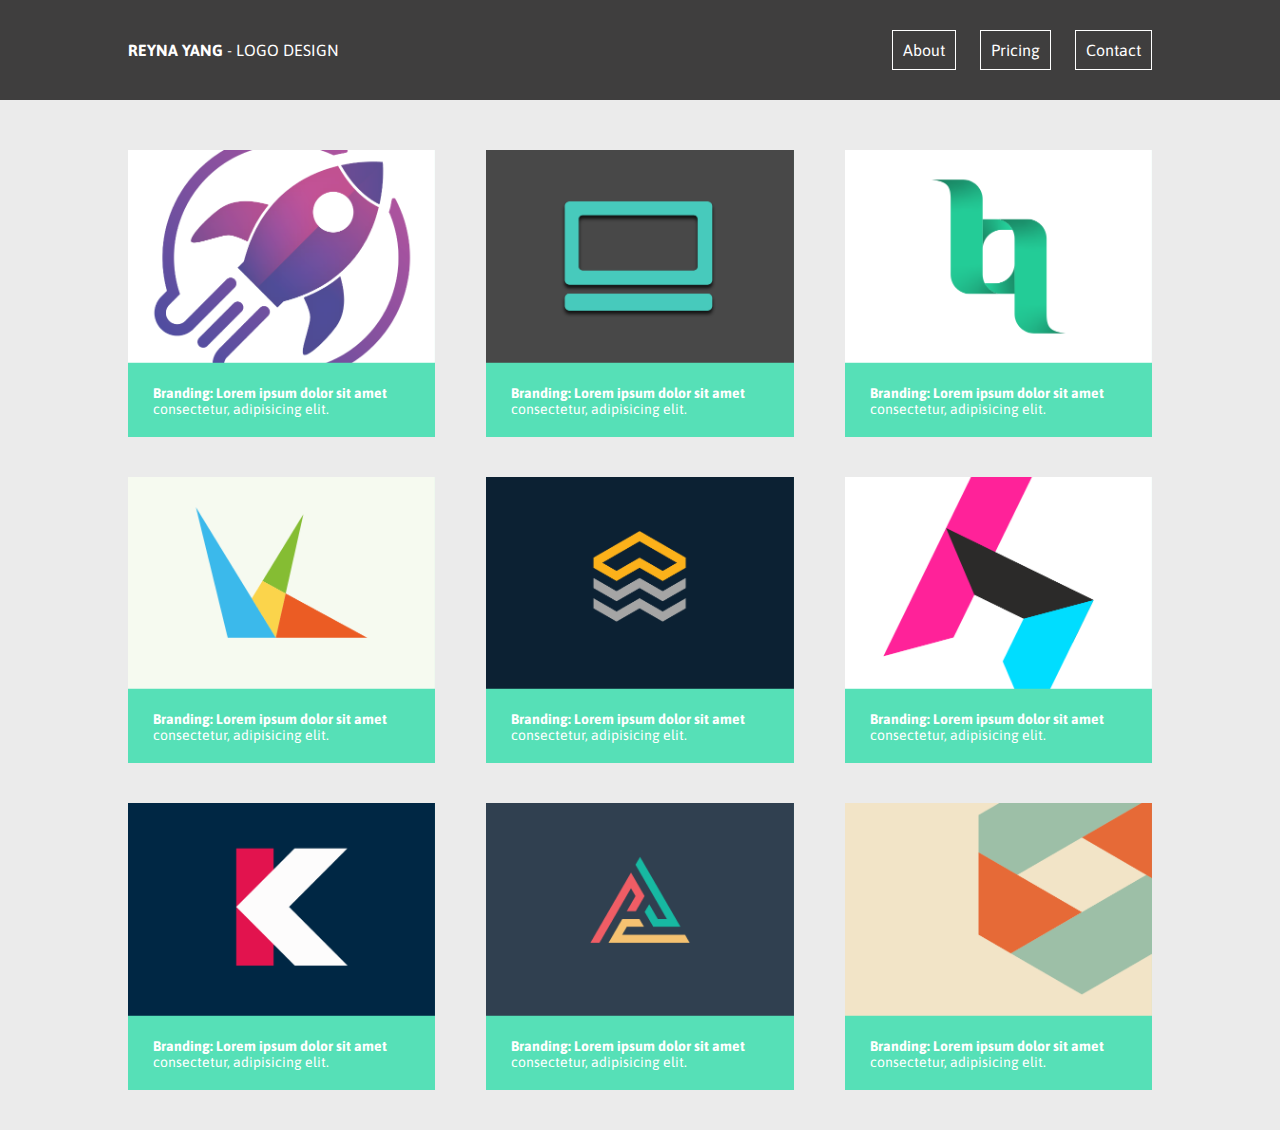
<file: index.html>
<!DOCTYPE html>
<html lang="en">
<head>
    <meta charset="UTF-8">
    <meta name="viewport" content="width=device-width, initial-scale=1.0">
    <title>Reyna Yang Branding and Logo Design in Thousand Oaks </title>
    <!-- make sure this is before the css style sheet  -->
    <link rel="stylesheet" href="css-reset.css">
    <link rel="stylesheet" href="style.css">
    <link href="https://fonts.googleapis.com/css2?family=Asap&display=swap" rel="stylesheet">
    

   
</head>
<body>
    <div class="header-container">
        <header>
            <div class="tags">
                <span style="font-weight:bold">REYNA YANG</span>
               - LOGO DESIGN</div>
            <nav>
                <a href="#"class="navbutton">About</a>
                <a href="#"class="navbutton">Pricing</a>
                <a href="#"class="navbutton">Contact</a></nav>


                <div class="mob-wrapper">

                    <img src="image/icon-burger-menu.png.svg" alt="My Mobile Menu icon" style="width: 20px;" class="burger-menu"> 

                    <div class="mob-nav">
            
                            <a href="#" class="mybutton">About</a>
                            <a href="#" class="mybutton">Pricing</a>
                            <a href="#" class="mybutton">Contact</a>
                    </div>
                </div>
            
        </header>
    </div>
    <div class="container">
        <div class="col"><img src="image-large/image1@2x.png" alt=""><p>Branding: Lorem ipsum dolor sit amet consectetur, adipisicing elit.</p></div>
        <div class="col"><img src="image-large/image2@2x.png" alt=""><p>Branding: Lorem ipsum dolor sit amet consectetur, adipisicing elit.</p></div>
        <div class="col"><img src="image-large/image3@2x.png" alt=""><p>Branding: Lorem ipsum dolor sit amet consectetur, adipisicing elit.</p></div>
        <div class="col"><img src="image-large/image4@2x.png" alt=""><p>Branding: Lorem ipsum dolor sit amet consectetur, adipisicing elit.</p></div>
        <div class="col hide-mobile"><img src="image-large/image5@2x.png" alt=""><p>Branding: Lorem ipsum dolor sit amet consectetur, adipisicing elit.</p></div>
        <div class="col hide-mobile"><img src="image-large/image6@2x.png" alt=""><p>Branding: Lorem ipsum dolor sit amet consectetur, adipisicing elit.</p></div>
        <div class="col hide-mobile"><img src="image-large/image7@2x.png" alt=""><p>Branding: Lorem ipsum dolor sit amet consectetur, adipisicing elit.</p></div>
        <div class="col hide-mobile"><img src="image-large/image8@2x.png" alt=""><p>Branding: Lorem ipsum dolor sit amet consectetur, adipisicing elit.</p></div>
        <div class="col hide-mobile"><img src="image-large/image9@2x.png" alt=""><p>Branding: Lorem ipsum dolor sit amet consectetur, adipisicing elit.</p></div>
        <div class="col hide-desktop-only"><img src="image-large/image10@2x.png" alt=""><p>Branding: Lorem ipsum dolor sit amet consectetur, adipisicing elit.</p></div>







    </div>
    <script src="https://code.jquery.com/jquery-3.5.1.js" integrity="sha256-QWo7LDvxbWT2tbbQ97B53yJnYU3WhH/C8ycbRAkjPDc="
        crossorigin="anonymous"></script>
    <script src="scripts.js"></script>
    
</body>

</html>
</file>
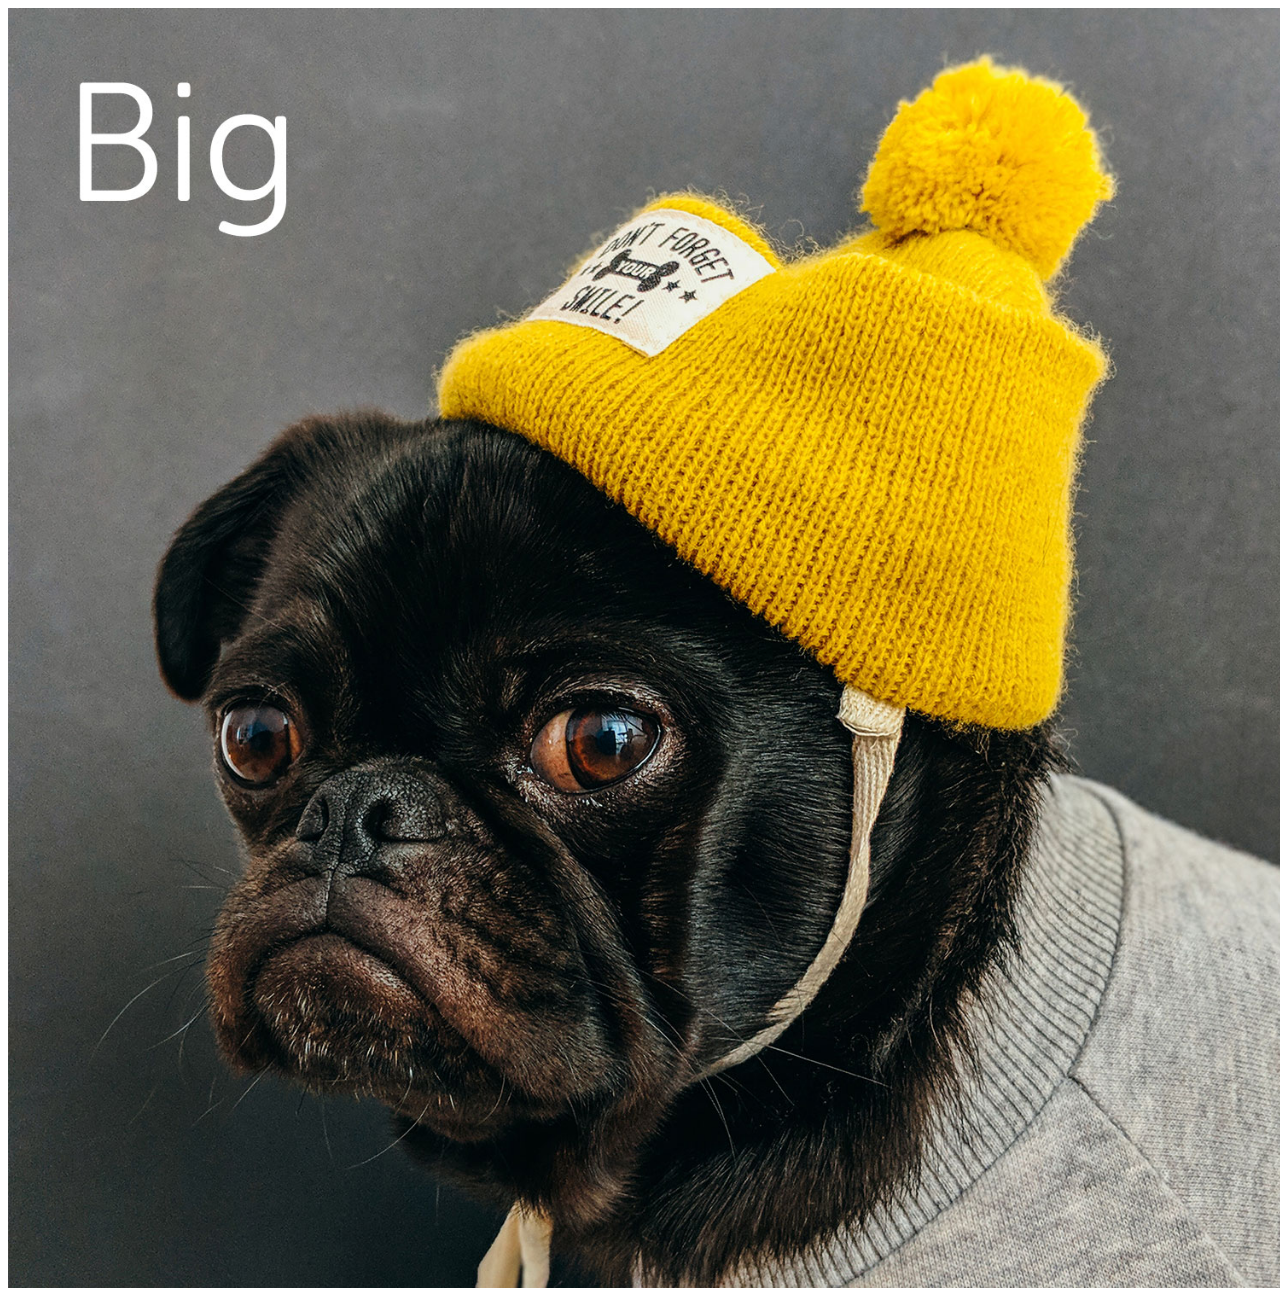
<file: image-source-set.html>
<!DOCTYPE html>
<html lang="en">
<head>
    <meta charset="UTF-8">
    <meta name="viewport" content="width=device-width, initial-scale=1.0">
    <title>Document</title>
</head>
<body>
    <img src="image/pug-charles-unsplash-small.jpg" alt="" srcset="image/pug-charles-unsplash-small.jpg 500w, image/pug-charles-unsplash-medium.jpg 1000w, image/pug-charles-unsplash-big.jpg 1500w">
    
</body>
</html>
</file>
<file: style.css>
/* Global view aka Dektop view  */

body{
    font-family: 'Asap', sans-serif;
    background-color: #ebebeb; 


}

.header-container{
    background-color: rgb(63, 62, 62);
    min-height: 100px; 
    margin-bottom: 40px; 
    position: fixed;
    width: 100%; 

}

header {
    max-width: 1024px;
    min-height: 100px; 
    margin: 0 auto; 
    display: flex;
    justify-content: space-between; 
    align-items: center; 


}
.navbutton{
    color: white;
    text-decoration: none;
    border-style: solid; 
    border-color: white; 
    border-width: 1px; 
    padding: 10px; 
    margin-left: 20px; 
 
}
.tags{
    color: white; 


}

.container{   
    min-height: 500px; 
    max-width: 1024px; 
    margin: 0 auto; 
    display:  flex;
    flex-wrap: wrap;
    justify-content: space-between;
    padding-top: 150px; 
    
}

.hide-desktop-only{
    display: none; 
}


.col img{
    width:100%;
    height: auto; 

}



.col{
    background-color: rgb(86, 224, 183);
    width: 30%;
    margin-bottom: 40px; 
 

}

.col p::first-line{
    font-weight: bold;
}

.col p{
    color: white; 
    font-size: 0.875rem;
    padding: 20px 25px; 
    line-height: 1rem; 
}

.mob-wrapper {
    display: none; 
}
/* tablet View */
@media (max-width: 768px){

.col{
    width: 45%; 

}
.hide-desktop-only{
    display: block; 
}


nav a{
    display: block;
}

.tags{
    padding: 40px 0; 

}
.navbutton {
    margin-left: 0; 
}

.header-container{
    position: relative; 

}
.container{
    padding-top: 0; 
}

nav{
    display: none; 
}
.mob-wrapper{
    display: block; 
    padding-right: 30px; 
}

.mob-nav{
    display: none; 
    position: absolute; 
    padding-top: 10px; 
}

.mybutton{
    display: block; 
    color:white; 
    background-color: coral; 
    text-decoration: none;
    padding: 10px 20px; 
    margin-left: -60px; 
    text-align: center; 

}
.mob-nav :hover{
    background-color:rgb(86, 224, 183); 
    transition-duration: 0.5s; 
}



}

/* Mobile View */
@media (max-width: 500px){

.col {
    width: 100%; 
}

.hide-mobile{
    display: none;
}




 
}
</file>
